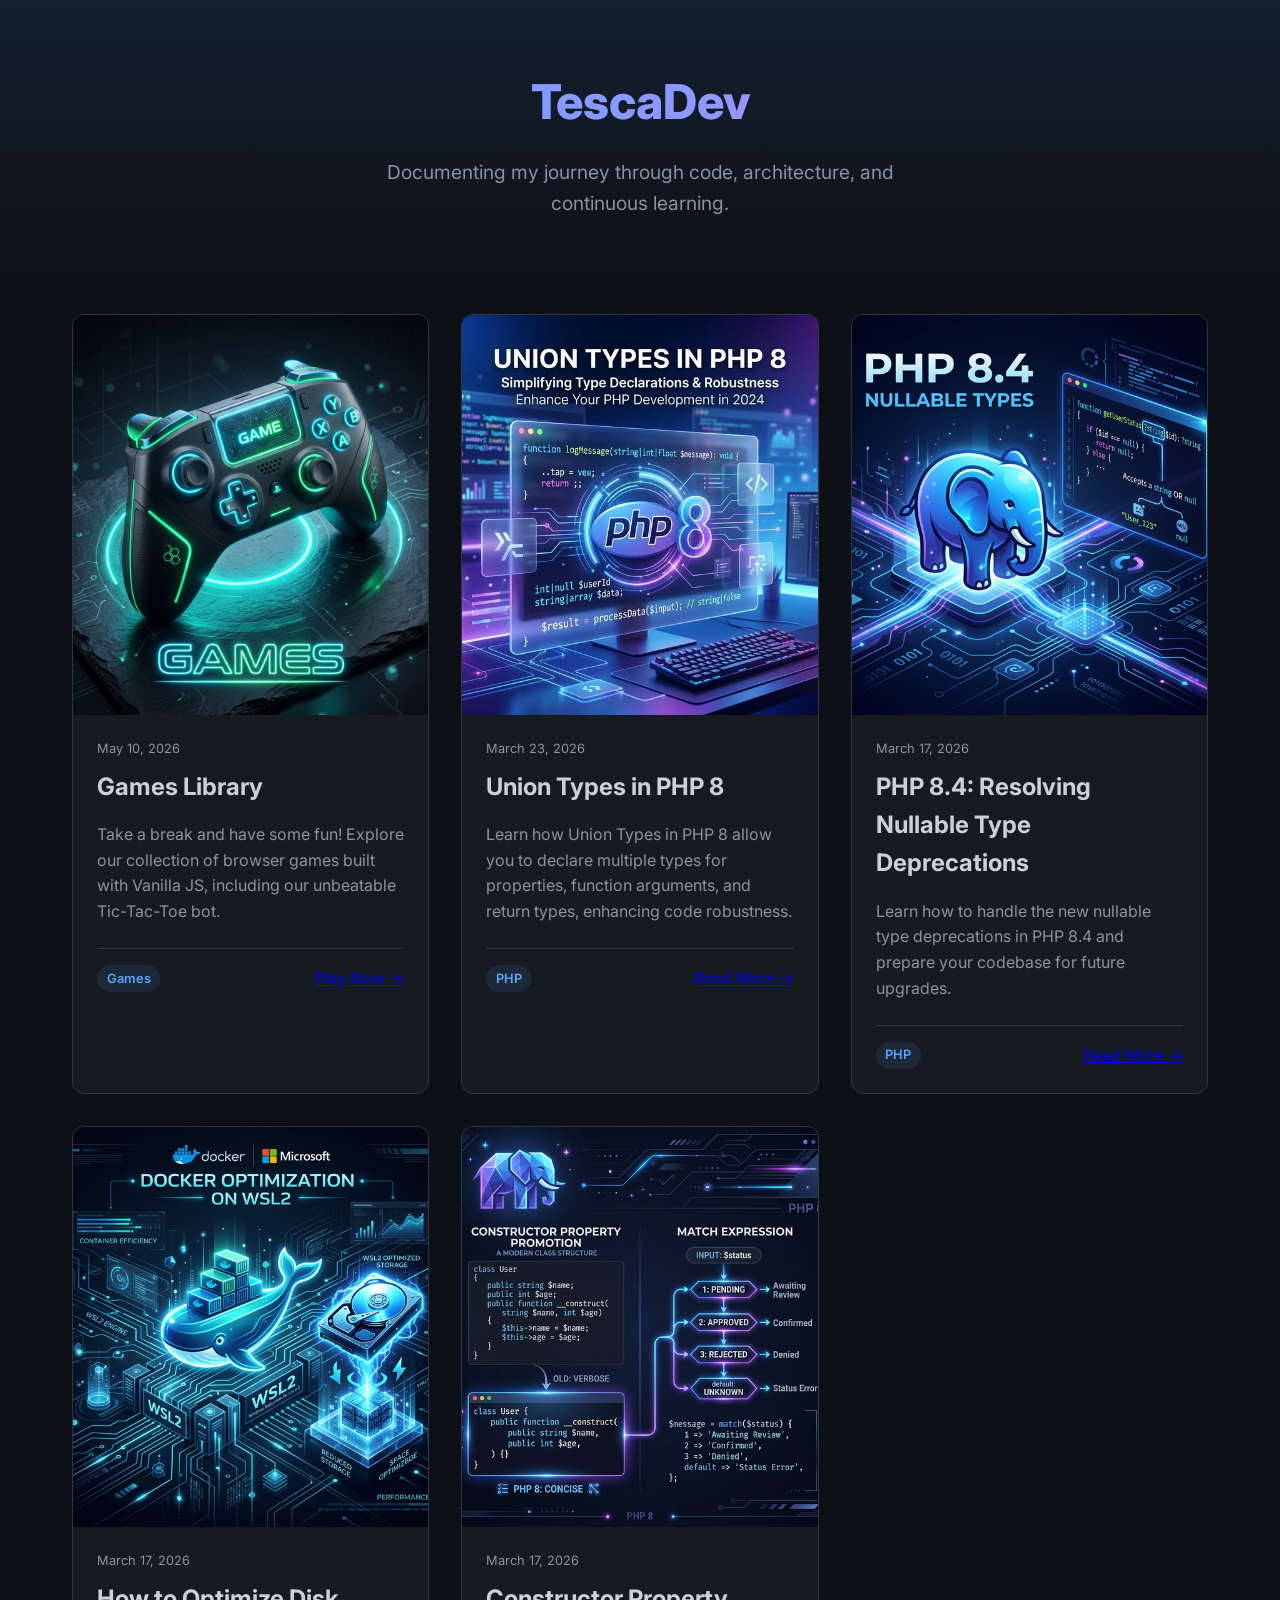
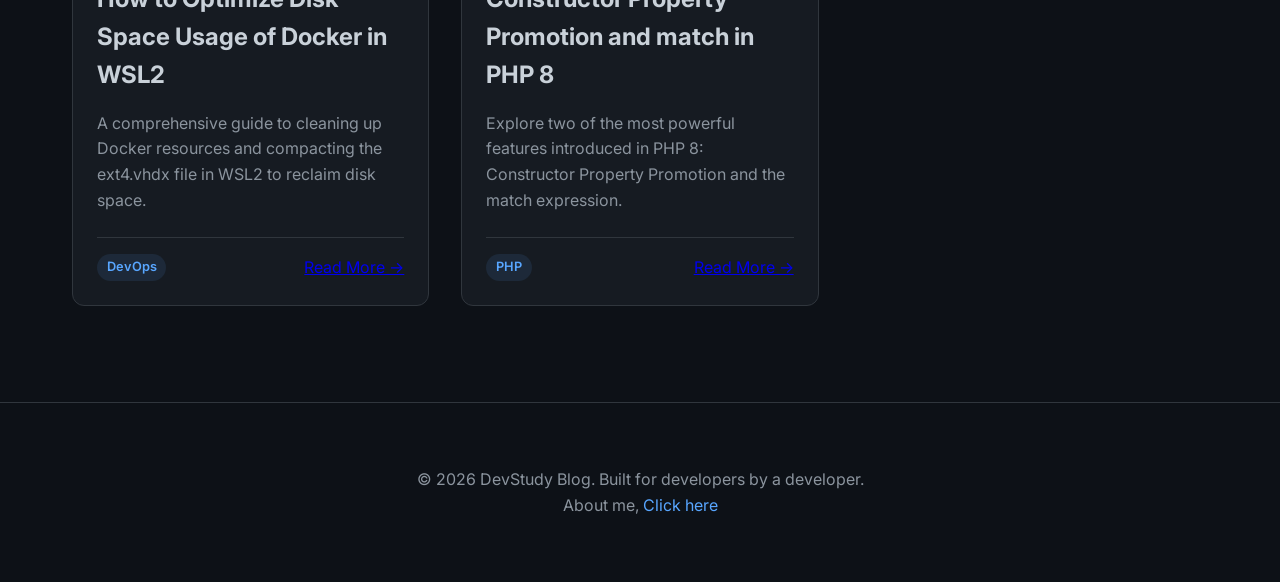
<file: index.html>
<!DOCTYPE html>
<html lang="en">

<head>
    <meta charset="UTF-8">
    <meta name="viewport" content="width=device-width, initial-scale=1.0">
    <title>TescaDev | Developer's Learning Journey</title>
    <meta name="description"
        content="A blog documenting the journey of continuous learning in software development, featuring studies on algorithms, modern frameworks, and system design.">
    <link rel="preconnect" href="https://fonts.googleapis.com">
    <link rel="preconnect" href="https://fonts.gstatic.com" crossorigin>
    <link href="https://fonts.googleapis.com/css2?family=Inter:wght@400;600;700;800&display=swap" rel="stylesheet">
    <link rel="stylesheet" href="styles.css">
</head>

<body>
    <header>
        <h1>TescaDev</h1>
        <p>Documenting my journey through code, architecture, and continuous learning.</p>
    </header>

    <main>
        <div class="blog-grid">
            <!-- Games Library Card -->
            <article class="card" onclick="window.location.href='Games/index.html'">
                <div class="card-image">
                    <img src="assets/games_library_hero.png" alt="Games Library">
                </div>
                <div class="card-content">
                    <span class="card-date">May 10, 2026</span>
                    <h2 class="card-title">Games Library</h2>
                    <p class="card-excerpt">Take a break and have some fun! Explore our collection of browser games
                        built with Vanilla JS, including our unbeatable Tic-Tac-Toe bot.</p>
                    <div class="card-footer">
                        <span class="card-tag">Games</span>
                        <a href="Games/index.html" class="read-more">Play Now →</a>
                    </div>
                </div>
            </article>

            <!-- PHP 8 Union Types Article Card -->
            <article class="card" onclick="window.location.href='php8-union-types.html'">
                <div class="card-image">
                    <img src="assets/php8_union_types_hero.png" alt="PHP 8 Union Types">
                </div>
                <div class="card-content">
                    <span class="card-date">March 23, 2026</span>
                    <h2 class="card-title">Union Types in PHP 8</h2>
                    <p class="card-excerpt">Learn how Union Types in PHP 8 allow you to declare multiple types for
                        properties, function arguments, and return types, enhancing code robustness.</p>
                    <div class="card-footer">
                        <span class="card-tag">PHP</span>
                        <a href="php8-union-types.html" class="read-more">Read More →</a>
                    </div>
                </div>
            </article>

            <!-- PHP 8.4 Article Card -->
            <article class="card" onclick="window.location.href='php-8-4-nullable-types.html'">
                <div class="card-image">
                    <img src="assets/php_8_4_nullable_types_1773767749218.png" alt="PHP 8.4 Nullable Types">
                </div>
                <div class="card-content">
                    <span class="card-date">March 17, 2026</span>
                    <h2 class="card-title">PHP 8.4: Resolving Nullable Type Deprecations</h2>
                    <p class="card-excerpt">Learn how to handle the new nullable type deprecations in PHP 8.4 and
                        prepare your codebase for future upgrades.</p>
                    <div class="card-footer">
                        <span class="card-tag">PHP</span>
                        <a href="php-8-4-nullable-types.html" class="read-more">Read More →</a>
                    </div>
                </div>
            </article>

            <!-- Docker WSL2 Article Card -->
            <article class="card" onclick="window.location.href='docker-wsl2-optimize-disk.html'">
                <div class="card-image">
                    <img src="assets/docker_wsl2_optimization_1773768040690.png" alt="Docker WSL2 Optimization">
                </div>
                <div class="card-content">
                    <span class="card-date">March 17, 2026</span>
                    <h2 class="card-title">How to Optimize Disk Space Usage of Docker in WSL2</h2>
                    <p class="card-excerpt">A comprehensive guide to cleaning up Docker resources and compacting the
                        ext4.vhdx file in WSL2 to reclaim disk space.</p>
                    <div class="card-footer">
                        <span class="card-tag">DevOps</span>
                        <a href="docker-wsl2-optimize-disk.html" class="read-more">Read More →</a>
                    </div>
                </div>
            </article>

            <!-- PHP 8 Features Article Card -->
            <article class="card" onclick="window.location.href='php8-constructor-promotion-match.html'">
                <div class="card-image">
                    <img src="assets/php8_features_promo_match_1773768286853.png" alt="PHP 8 Features">
                </div>
                <div class="card-content">
                    <span class="card-date">March 17, 2026</span>
                    <h2 class="card-title">Constructor Property Promotion and match in PHP 8</h2>
                    <p class="card-excerpt">Explore two of the most powerful features introduced in PHP 8: Constructor
                        Property Promotion and the match expression.</p>
                    <div class="card-footer">
                        <span class="card-tag">PHP</span>
                        <a href="php8-constructor-promotion-match.html" class="read-more">Read More →</a>
                    </div>
                </div>
            </article>
        </div>
    </main>

    <footer>
        <p>&copy; 2026 DevStudy Blog. Built for developers by a developer.</p>
        <p>About me, <a href="https://ttescaro.github.io/resume/">Click here</a></p>
    </footer>
</body>

</html>
</file>
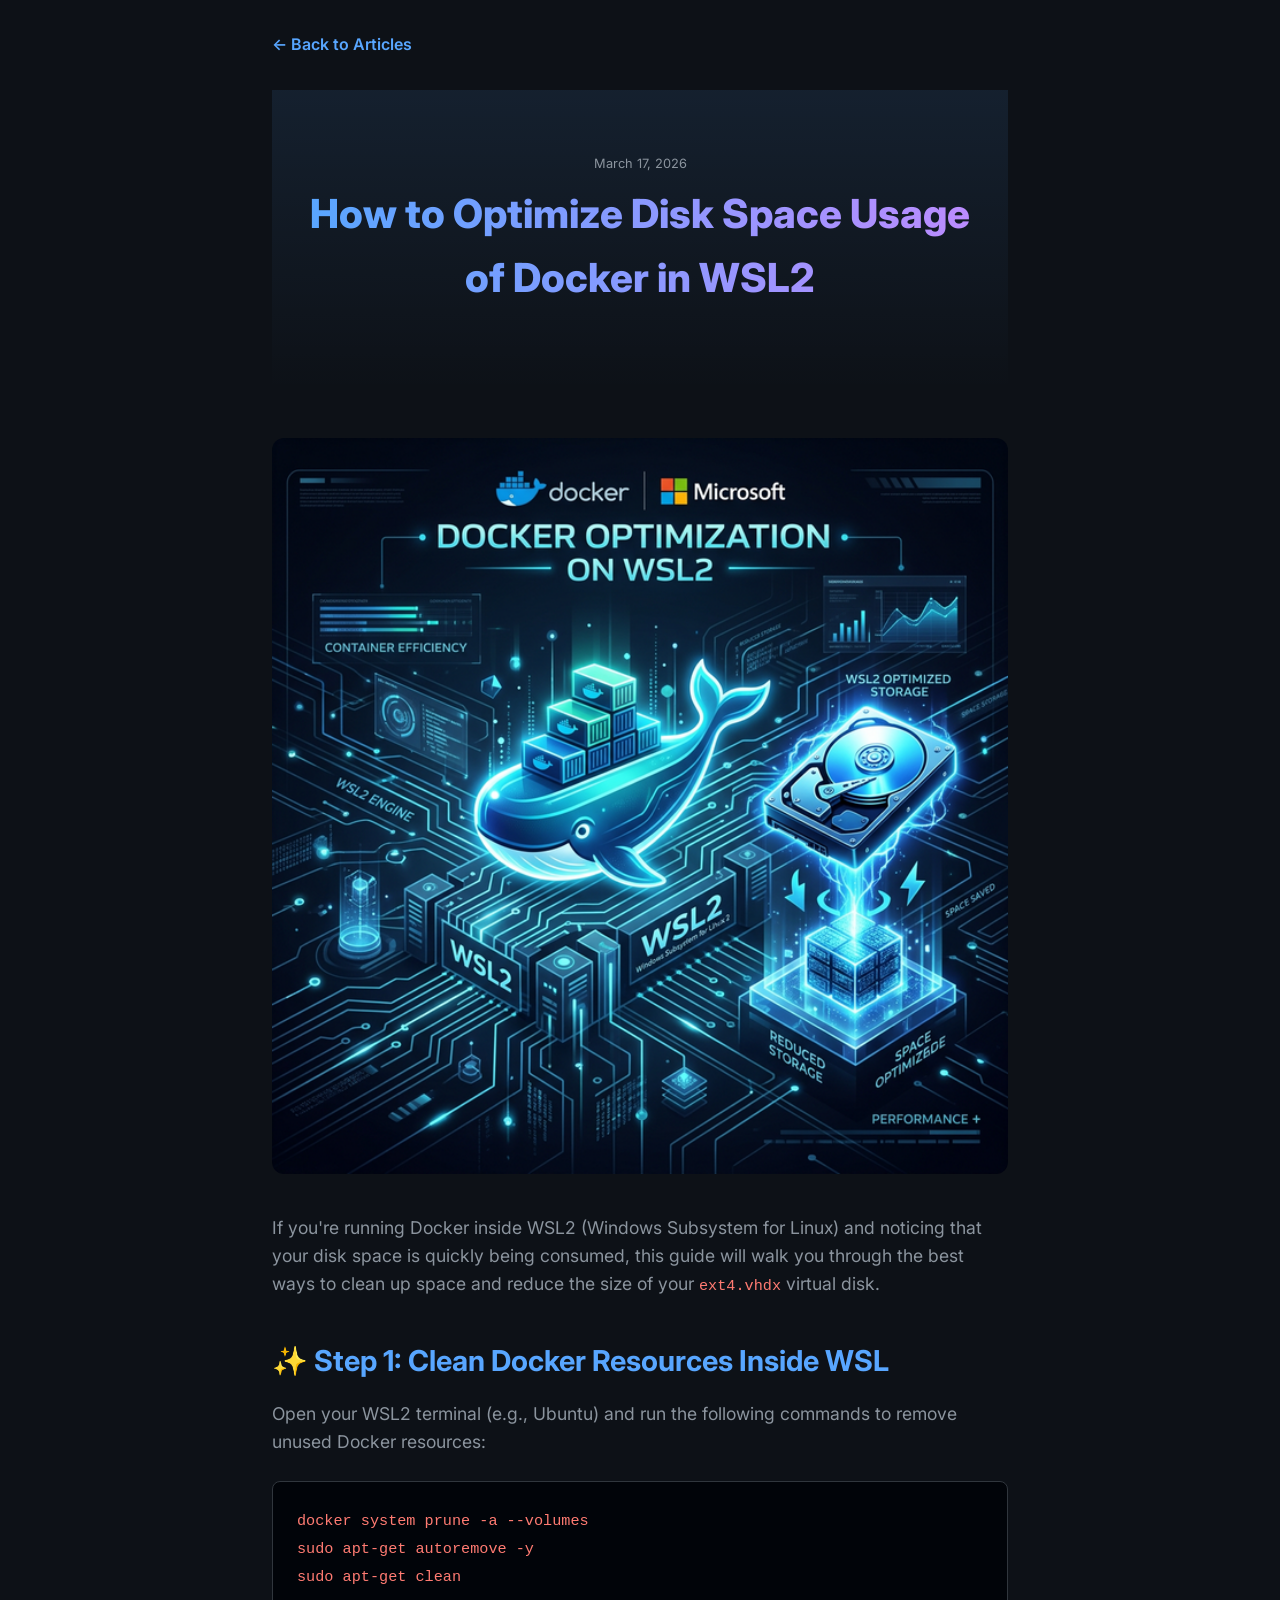
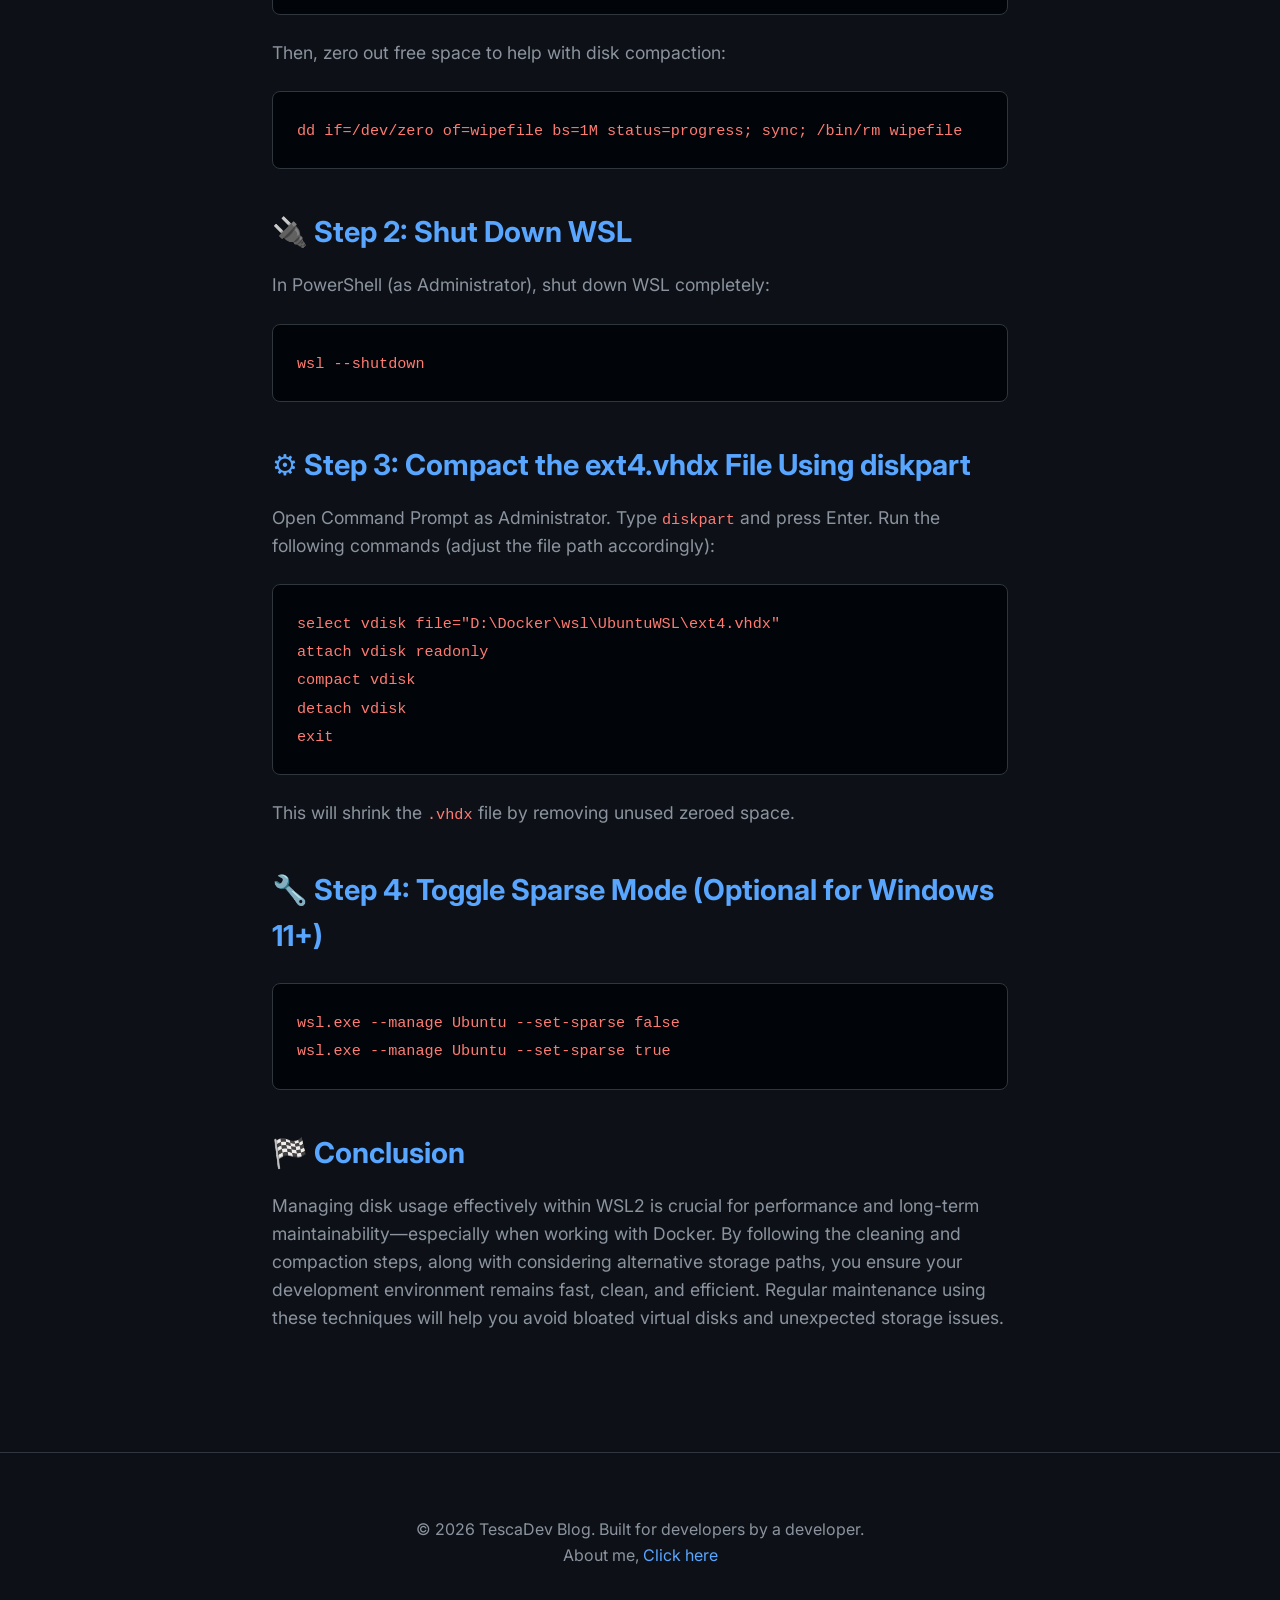
<file: docker-wsl2-optimize-disk.html>
<!DOCTYPE html>
<html lang="en">

<head>
    <meta charset="UTF-8">
    <meta name="viewport" content="width=device-width, initial-scale=1.0">
    <title>How to Optimize Disk Space Usage of Docker in WSL2 | TescaDev</title>
    <meta name="description"
        content="A comprehensive guide to cleaning up Docker resources and compacting the ext4.vhdx file in WSL2 to reclaim disk space.">
    <link rel="preconnect" href="https://fonts.googleapis.com">
    <link rel="preconnect" href="https://fonts.gstatic.com" crossorigin>
    <link href="https://fonts.googleapis.com/css2?family=Inter:wght@400;600;700;800&display=swap" rel="stylesheet">
    <link rel="stylesheet" href="styles.css">
</head>

<body>
    <main class="article-container">
        <a href="index.html" class="back-link">← Back to Articles</a>

        <header class="article-header">
            <span class="card-date">March 17, 2026</span>
            <h1>How to Optimize Disk Space Usage of Docker in WSL2</h1>
        </header>

        <img src="assets/docker_wsl2_optimization_1773768040690.png" alt="Docker WSL2 Optimization"
            style="width: 100%; border-radius: 12px; margin-bottom: 2rem;">

        <section class="article-content">
            <p>If you're running Docker inside WSL2 (Windows Subsystem for Linux) and noticing that your disk space is
                quickly being consumed, this guide will walk you through the best ways to clean up space and reduce the
                size of your <code>ext4.vhdx</code> virtual disk.</p>

            <h2>✨ Step 1: Clean Docker Resources Inside WSL</h2>
            <p>Open your WSL2 terminal (e.g., Ubuntu) and run the following commands to remove unused Docker resources:
            </p>

            <pre><code>docker system prune -a --volumes
sudo apt-get autoremove -y
sudo apt-get clean</code></pre>

            <p>Then, zero out free space to help with disk compaction:</p>

            <pre><code>dd if=/dev/zero of=wipefile bs=1M status=progress; sync; /bin/rm wipefile</code></pre>

            <h2>🔌 Step 2: Shut Down WSL</h2>
            <p>In PowerShell (as Administrator), shut down WSL completely:</p>

            <pre><code>wsl --shutdown</code></pre>

            <h2>⚙️ Step 3: Compact the ext4.vhdx File Using diskpart</h2>
            <p>Open Command Prompt as Administrator. Type <code>diskpart</code> and press Enter. Run the following
                commands (adjust the file path accordingly):</p>

            <pre><code>select vdisk file="D:\Docker\wsl\UbuntuWSL\ext4.vhdx"
attach vdisk readonly
compact vdisk
detach vdisk
exit</code></pre>

            <p>This will shrink the <code>.vhdx</code> file by removing unused zeroed space.</p>

            <h2>🔧 Step 4: Toggle Sparse Mode (Optional for Windows 11+)</h2>
            <pre><code>wsl.exe --manage Ubuntu --set-sparse false
wsl.exe --manage Ubuntu --set-sparse true</code></pre>

            <h2>🏁 Conclusion</h2>
            <p>Managing disk usage effectively within WSL2 is crucial for performance and long-term
                maintainability—especially when working with Docker. By following the cleaning and compaction steps,
                along with considering alternative storage paths, you ensure your development environment remains fast,
                clean, and efficient. Regular maintenance using these techniques will help you avoid bloated virtual
                disks and unexpected storage issues.</p>
        </section>
    </main>

    <footer>
        <p>&copy; 2026 TescaDev Blog. Built for developers by a developer.</p>
        <p>About me, <a href="https://ttescaro.github.io/resume/">Click here</a></p>
    </footer>
</body>

</html>
</file>
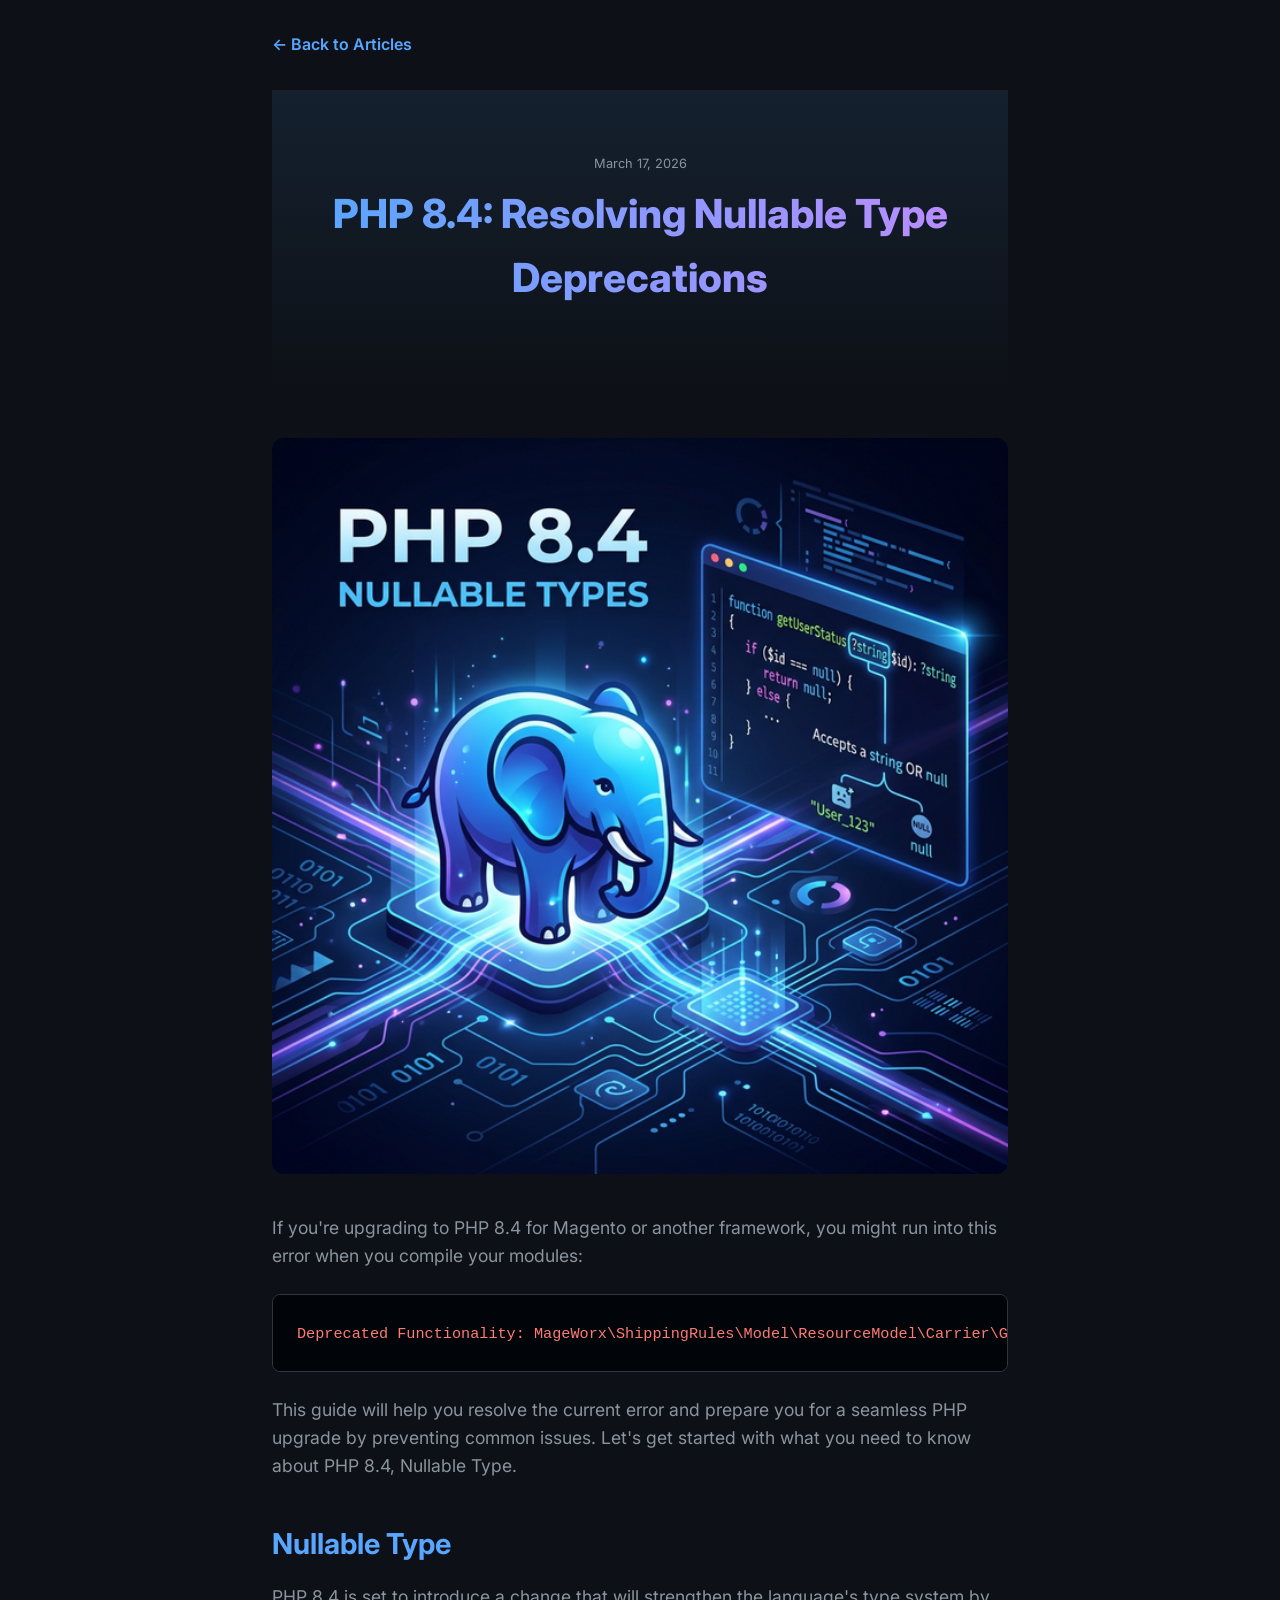
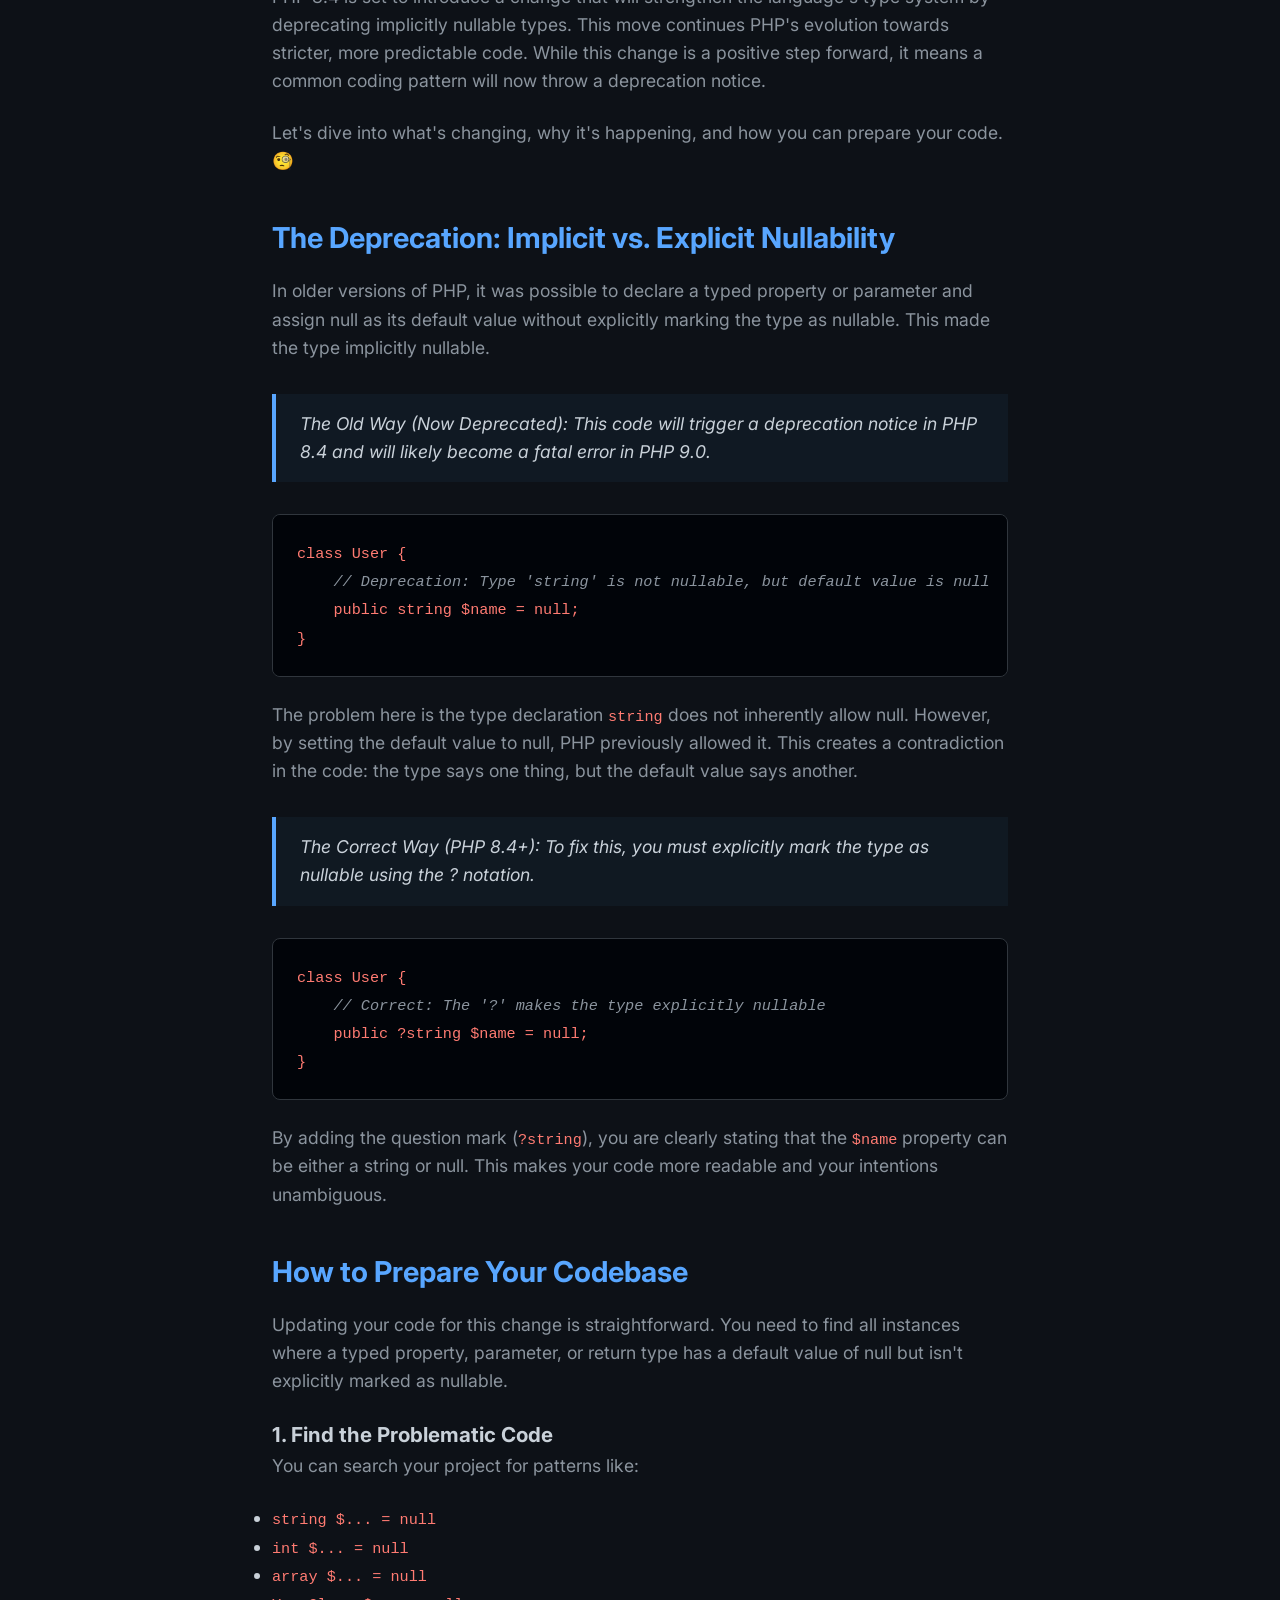
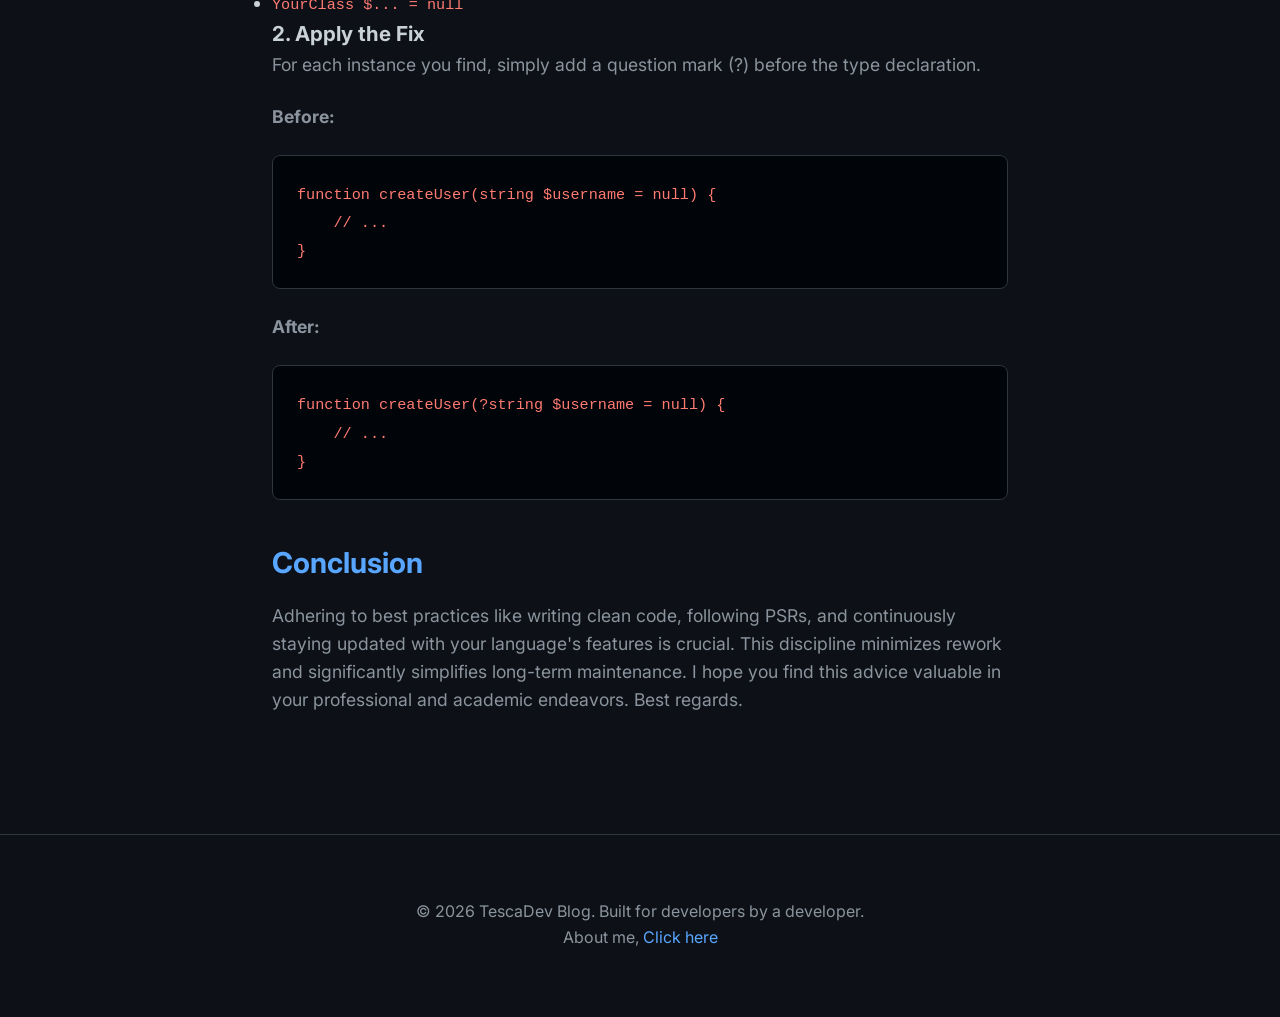
<file: php-8-4-nullable-types.html>
<!DOCTYPE html>
<html lang="en">

<head>
    <meta charset="UTF-8">
    <meta name="viewport" content="width=device-width, initial-scale=1.0">
    <title>PHP 8.4: Resolving Nullable Type Deprecations | TescaDev</title>
    <meta name="description"
        content="Learn how to handle the new nullable type deprecations in PHP 8.4 and prepare your codebase for future upgrades.">
    <link rel="preconnect" href="https://fonts.googleapis.com">
    <link rel="preconnect" href="https://fonts.gstatic.com" crossorigin>
    <link href="https://fonts.googleapis.com/css2?family=Inter:wght@400;600;700;800&display=swap" rel="stylesheet">
    <link rel="stylesheet" href="styles.css">
</head>

<body>
    <main class="article-container">
        <a href="index.html" class="back-link">← Back to Articles</a>

        <header class="article-header">
            <span class="card-date">March 17, 2026</span>
            <h1>PHP 8.4: Resolving Nullable Type Deprecations</h1>
        </header>

        <img src="assets/php_8_4_nullable_types_1773767749218.png" alt="PHP 8.4 Nullable Types"
            style="width: 100%; border-radius: 12px; margin-bottom: 2rem;">

        <section class="article-content">
            <p>If you're upgrading to PHP 8.4 for Magento or another framework, you might run into this error when you
                compile your modules:</p>

            <pre><code>Deprecated Functionality: MageWorx\ShippingRules\Model\ResourceModel\Carrier\Grid\Collection::__construct(): Implicitly marking parameter $connection as nullable is deprecated, the explicit nullable type must be used instead in /var/www/html/app/code/MageWorx/ShippingRules/Model/ResourceModel/Carrier/Grid/Collection.php on line 53</code></pre>

            <p>This guide will help you resolve the current error and prepare you for a seamless PHP upgrade by
                preventing common issues. Let's get started with what you need to know about PHP 8.4, Nullable Type.</p>

            <h2>Nullable Type</h2>
            <p>PHP 8.4 is set to introduce a change that will strengthen the language's type system by deprecating
                implicitly nullable types. This move continues PHP's evolution towards stricter, more predictable code.
                While this change is a positive step forward, it means a common coding pattern will now throw a
                deprecation notice.</p>

            <p>Let's dive into what's changing, why it's happening, and how you can prepare your code. 🧐</p>

            <h2>The Deprecation: Implicit vs. Explicit Nullability</h2>
            <p>In older versions of PHP, it was possible to declare a typed property or parameter and assign null as its
                default value without explicitly marking the type as nullable. This made the type implicitly nullable.
            </p>

            <div class="highlight-box">
                The Old Way (Now Deprecated): This code will trigger a deprecation notice in PHP 8.4 and will likely
                become a fatal error in PHP 9.0.
            </div>

            <pre><code>class User {
    <span class="code-annotation">// Deprecation: Type 'string' is not nullable, but default value is null</span>
    public string $name = null;
}</code></pre>

            <p>The problem here is the type declaration <code>string</code> does not inherently allow null. However, by
                setting the default value to null, PHP previously allowed it. This creates a contradiction in the code:
                the type says one thing, but the default value says another.</p>

            <div class="highlight-box">
                The Correct Way (PHP 8.4+): To fix this, you must explicitly mark the type as nullable using the ?
                notation.
            </div>

            <pre><code>class User {
    <span class="code-annotation">// Correct: The '?' makes the type explicitly nullable</span>
    public ?string $name = null;
}</code></pre>

            <p>By adding the question mark (<code>?string</code>), you are clearly stating that the <code>$name</code>
                property can be either a string or null. This makes your code more readable and your intentions
                unambiguous.</p>

            <h2>How to Prepare Your Codebase</h2>
            <p>Updating your code for this change is straightforward. You need to find all instances where a typed
                property, parameter, or return type has a default value of null but isn't explicitly marked as nullable.
            </p>

            <h3>1. Find the Problematic Code</h3>
            <p>You can search your project for patterns like:</p>
            <ul>
                <li><code>string $... = null</code></li>
                <li><code>int $... = null</code></li>
                <li><code>array $... = null</code></li>
                <li><code>YourClass $... = null</code></li>
            </ul>

            <h3>2. Apply the Fix</h3>
            <p>For each instance you find, simply add a question mark (?) before the type declaration.</p>

            <p><strong>Before:</strong></p>
            <pre><code>function createUser(string $username = null) {
    // ...
}</code></pre>

            <p><strong>After:</strong></p>
            <pre><code>function createUser(?string $username = null) {
    // ...
}</code></pre>

            <h2>Conclusion</h2>
            <p>Adhering to best practices like writing clean code, following PSRs, and continuously staying updated with
                your language's features is crucial. This discipline minimizes rework and significantly simplifies
                long-term maintenance. I hope you find this advice valuable in your professional and academic endeavors.
                Best regards.</p>
        </section>
    </main>

    <footer>
        <p>&copy; 2026 TescaDev Blog. Built for developers by a developer.</p>
        <p>About me, <a href="https://ttescaro.github.io/resume/">Click here</a></p>
    </footer>
</body>

</html>
</file>
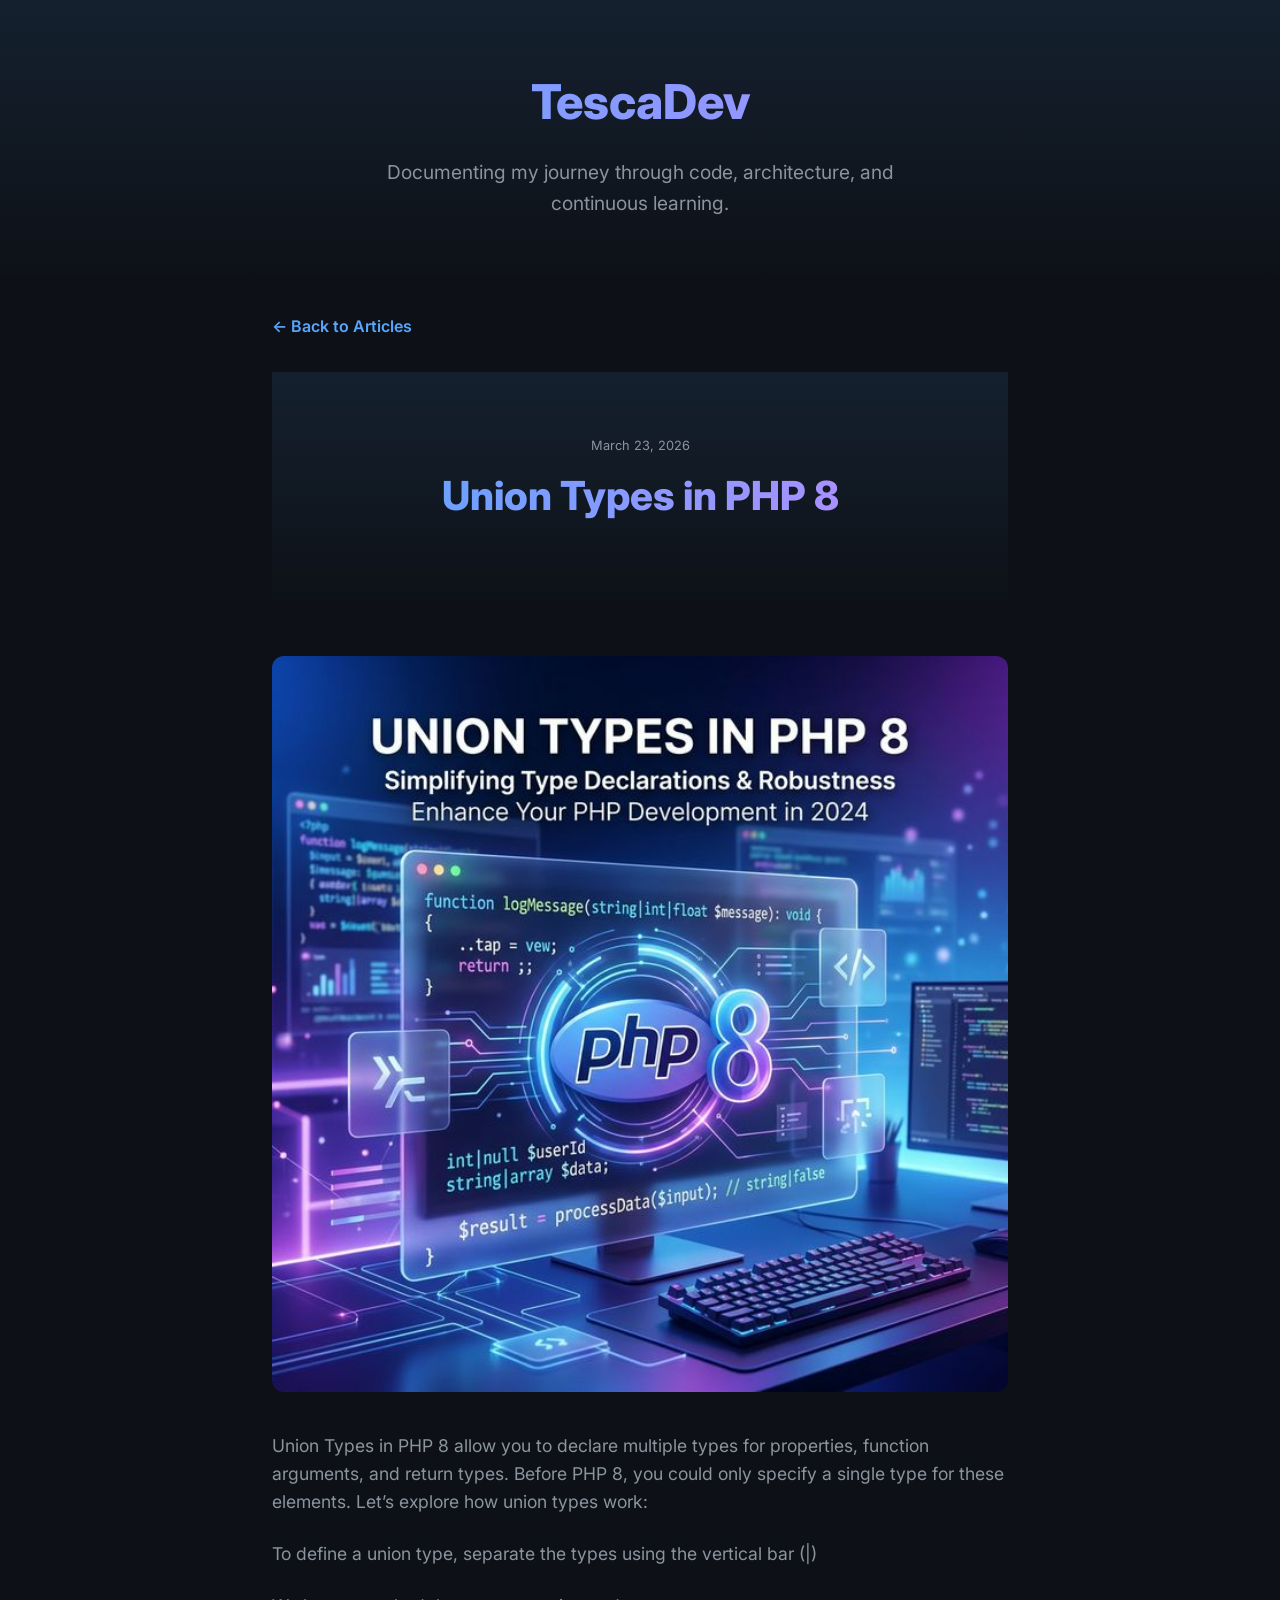
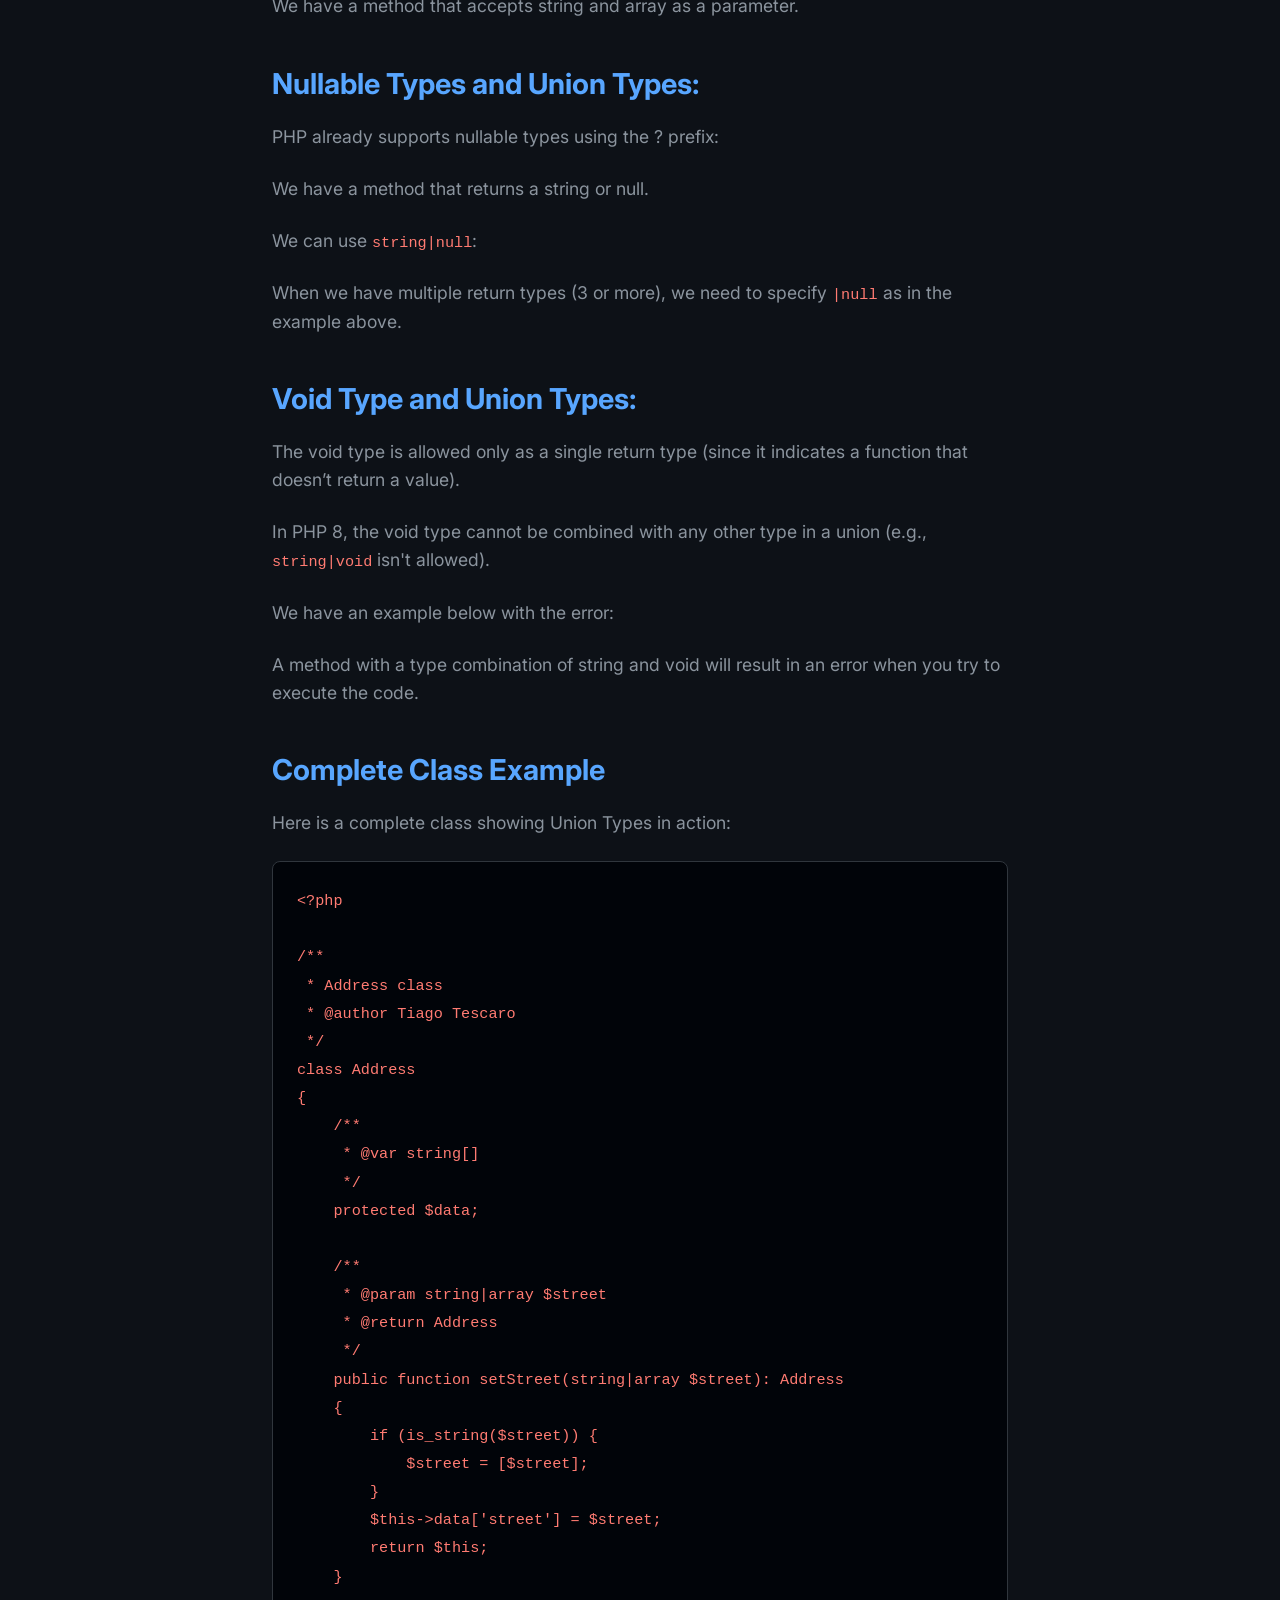
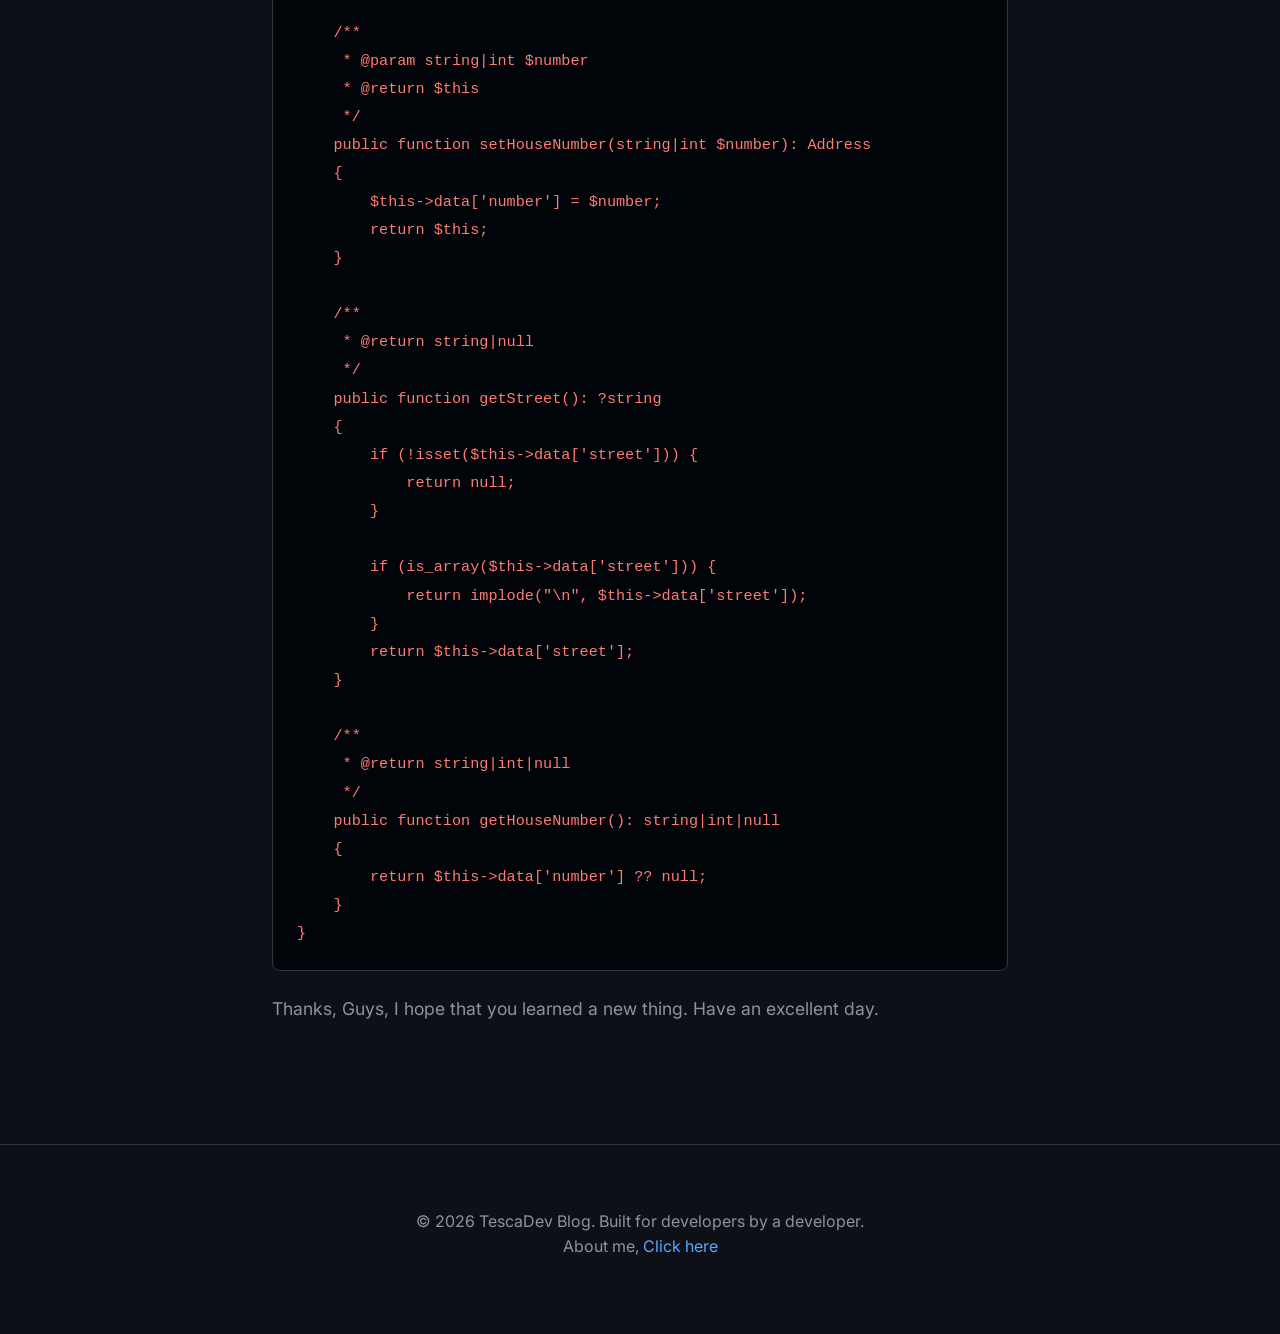
<file: php8-union-types.html>
<!DOCTYPE html>
<html lang="en">

<head>
    <meta charset="UTF-8">
    <meta name="viewport" content="width=device-width, initial-scale=1.0">
    <title>Union Types in PHP 8 | TescaDev</title>
    <meta name="description"
        content="Learn how union types in PHP 8 allow you to declare multiple types for properties, function arguments, and return types.">
    <link rel="preconnect" href="https://fonts.googleapis.com">
    <link rel="preconnect" href="https://fonts.gstatic.com" crossorigin>
    <link href="https://fonts.googleapis.com/css2?family=Inter:wght@400;600;700;800&display=swap" rel="stylesheet">
    <link rel="stylesheet" href="styles.css">
</head>

<body>
    <header>
        <h1>TescaDev</h1>
        <p>Documenting my journey through code, architecture, and continuous learning.</p>
    </header>

    <main class="article-container">
        <a href="index.html" class="back-link">← Back to Articles</a>

        <header class="article-header">
            <span class="card-date">March 23, 2026</span>
            <h1>Union Types in PHP 8</h1>
        </header>

        <img src="assets/php8_union_types_hero.png" alt="Union Types in PHP 8"
            style="width: 100%; border-radius: 12px; margin-bottom: 2rem;">

        <section class="article-content">
            <p>Union Types in PHP 8 allow you to declare multiple types for properties, function arguments, and return
                types. Before PHP 8, you could only specify a single type for these elements. Let’s explore how union
                types work:</p>

            <p>To define a union type, separate the types using the vertical bar (|)</p>

            <p>We have a method that accepts string and array as a parameter.</p>

            <h2>Nullable Types and Union Types:</h2>
            <p>PHP already supports nullable types using the ? prefix:</p>

            <p>We have a method that returns a string or null.</p>
            <p>We can use <code>string|null</code>:</p>

            <p>When we have multiple return types (3 or more), we need to specify <code>|null</code> as in the example
                above.</p>

            <h2>Void Type and Union Types:</h2>
            <p>The void type is allowed only as a single return type (since it indicates a function that doesn’t return
                a value).</p>
            <p>In PHP 8, the void type cannot be combined with any other type in a union (e.g., <code>string|void</code>
                isn't allowed).</p>

            <p>We have an example below with the error:</p>

            <p>A method with a type combination of string and void will result in an error when you try to execute the
                code.</p>

            <h2>Complete Class Example</h2>
            <p>Here is a complete class showing Union Types in action:</p>

            <pre><code class="language-php">&lt;?php

/**
 * Address class
 * @author Tiago Tescaro
 */
class Address
{
    /**
     * @var string[]
     */
    protected $data;

    /**
     * @param string|array $street
     * @return Address
     */
    public function setStreet(string|array $street): Address
    {
        if (is_string($street)) {
            $street = [$street];
        }
        $this->data['street'] = $street;
        return $this;
    }

    /**
     * @param string|int $number
     * @return $this
     */
    public function setHouseNumber(string|int $number): Address
    {
        $this->data['number'] = $number;
        return $this;
    }

    /**
     * @return string|null
     */
    public function getStreet(): ?string
    {
        if (!isset($this->data['street'])) {
            return null;
        }

        if (is_array($this->data['street'])) {
            return implode("\n", $this->data['street']);
        }
        return $this->data['street'];
    }

    /**
     * @return string|int|null
     */
    public function getHouseNumber(): string|int|null
    {
        return $this->data['number'] ?? null;
    }
}</code></pre>

            <p>Thanks, Guys, I hope that you learned a new thing. Have an excellent day.</p>
        </section>
    </main>

    <footer>
        <p>&copy; 2026 TescaDev Blog. Built for developers by a developer.</p>
        <p>About me, <a href="https://ttescaro.github.io/resume/">Click here</a></p>
    </footer>
</body>

</html>
</file>
<file: styles.css>
:root {
    --bg-color: #0d1117;
    --card-bg: #161b22;
    --text-primary: #c9d1d9;
    --text-secondary: #8b949e;
    --accent-color: #58a6ff;
    --border-color: #30363d;
    --hover-bg: #21262d;
    --font-main: 'Inter', system-ui, -apple-system, sans-serif;
}

* {
    margin: 0;
    padding: 0;
    box-sizing: border-box;
}

body {
    background-color: var(--bg-color);
    color: var(--text-primary);
    font-family: var(--font-main);
    line-height: 1.6;
    overflow-x: hidden;
}

header {
    padding: 4rem 2rem;
    text-align: center;
    background: linear-gradient(180deg, rgba(88, 166, 255, 0.1) 0%, rgba(13, 17, 23, 0) 100%);
}

header h1 {
    font-size: 3rem;
    font-weight: 800;
    margin-bottom: 1rem;
    background: linear-gradient(90deg, #58a6ff, #bc8cff);
    -webkit-background-clip: text;
    background-clip: text;
    -webkit-text-fill-color: transparent;
}

header p {
    color: var(--text-secondary);
    font-size: 1.2rem;
    max-width: 600px;
    margin: 0 auto;
}

main {
    max-width: 1200px;
    margin: 0 auto;
    padding: 2rem;
}

.blog-grid {
    display: grid;
    grid-template-columns: repeat(auto-fill, minmax(350px, 1fr));
    gap: 2rem;
}

.card {
    background-color: var(--card-bg);
    border: 1px solid var(--border-color);
    border-radius: 12px;
    overflow: hidden;
    transition: transform 0.3s ease, border-color 0.3s ease, box-shadow 0.3s ease;
    cursor: pointer;
    display: flex;
    flex-direction: column;
}

.card:hover {
    transform: translateY(-5px);
    border-color: var(--accent-color);
    box-shadow: 0 10px 20px rgba(0, 0, 0, 0.3);
}

.card-image {
    width: 100%;
    height: 400px;
    background-color: #21262d;
    position: relative;
    overflow: hidden;
}

.card-image img {
    width: 100%;
    height: 100%;
    object-fit: cover;
    transition: transform 0.5s ease;
}

.card:hover .card-image img {
    transform: scale(1.05);
}

.card-content {
    padding: 1.5rem;
    flex-grow: 1;
}

.card-date {
    font-size: 0.8rem;
    color: var(--text-secondary);
    margin-bottom: 0.5rem;
    display: block;
}

.card-title {
    font-size: 1.5rem;
    font-weight: 700;
    margin-bottom: 1rem;
    color: var(--text-primary);
}

.card-excerpt {
    color: var(--text-secondary);
    font-size: 1rem;
    margin-bottom: 1.5rem;
}

.card-footer {
    padding-top: 1rem;
    border-top: 1px solid var(--border-color);
    display: flex;
    justify-content: space-between;
    align-items: center;
}

.card-tag {
    background-color: rgba(88, 166, 255, 0.1);
    color: var(--accent-color);
    padding: 0.2rem 0.6rem;
    border-radius: 20px;
    font-size: 0.8rem;
    font-weight: 600;
}

footer {
    padding: 4rem 2rem;
    text-align: center;
    border-top: 1px solid var(--border-color);
    margin-top: 4rem;
    color: var(--text-secondary);
}

footer a {
    color: var(--accent-color);
    text-decoration: none;
}

footer a:hover {
    text-decoration: underline;
}

/* Article Styles */
.article-container {
    max-width: 800px;
    margin: 0 auto;
    padding: 2rem;
}

.back-link {
    display: inline-block;
    color: var(--accent-color);
    text-decoration: none;
    margin-bottom: 2rem;
    font-weight: 600;
    transition: transform 0.2s ease;
}

.back-link:hover {
    transform: translateX(-5px);
}

.article-header {
    margin-bottom: 3rem;
}

.article-header h1 {
    font-size: 2.5rem;
    margin-bottom: 1rem;
    color: var(--text-primary);
}

.article-content {
    font-size: 1.1rem;
    color: var(--text-primary);
}

.article-content h2 {
    font-size: 1.8rem;
    margin: 2.5rem 0 1rem;
    color: var(--accent-color);
}

.article-content p {
    margin-bottom: 1.5rem;
    color: var(--text-secondary);
}

pre {
    background-color: #010409;
    padding: 1.5rem;
    border-radius: 8px;
    border: 1px solid var(--border-color);
    overflow-x: auto;
    margin: 1.5rem 0;
}

code {
    font-family: 'ui-monospace', 'SFMono-Regular', 'SF Mono', 'Menlo', 'Consolas', 'Liberation Mono', monospace;
    font-size: 0.95rem;
    color: #ff7b72;
    /* Subtle highlight color */
}

.code-annotation {
    color: var(--text-secondary);
    font-style: italic;
}

.highlight-box {
    background-color: rgba(88, 166, 255, 0.05);
    border-left: 4px solid var(--accent-color);
    padding: 1rem 1.5rem;
    margin: 2rem 0;
    font-style: italic;
}

@media (max-width: 768px) {
    header h1 {
        font-size: 2.5rem;
    }

    .blog-grid {
        grid-template-columns: 1fr;
    }

    .article-header h1 {
        font-size: 2rem;
    }
}
</file>
